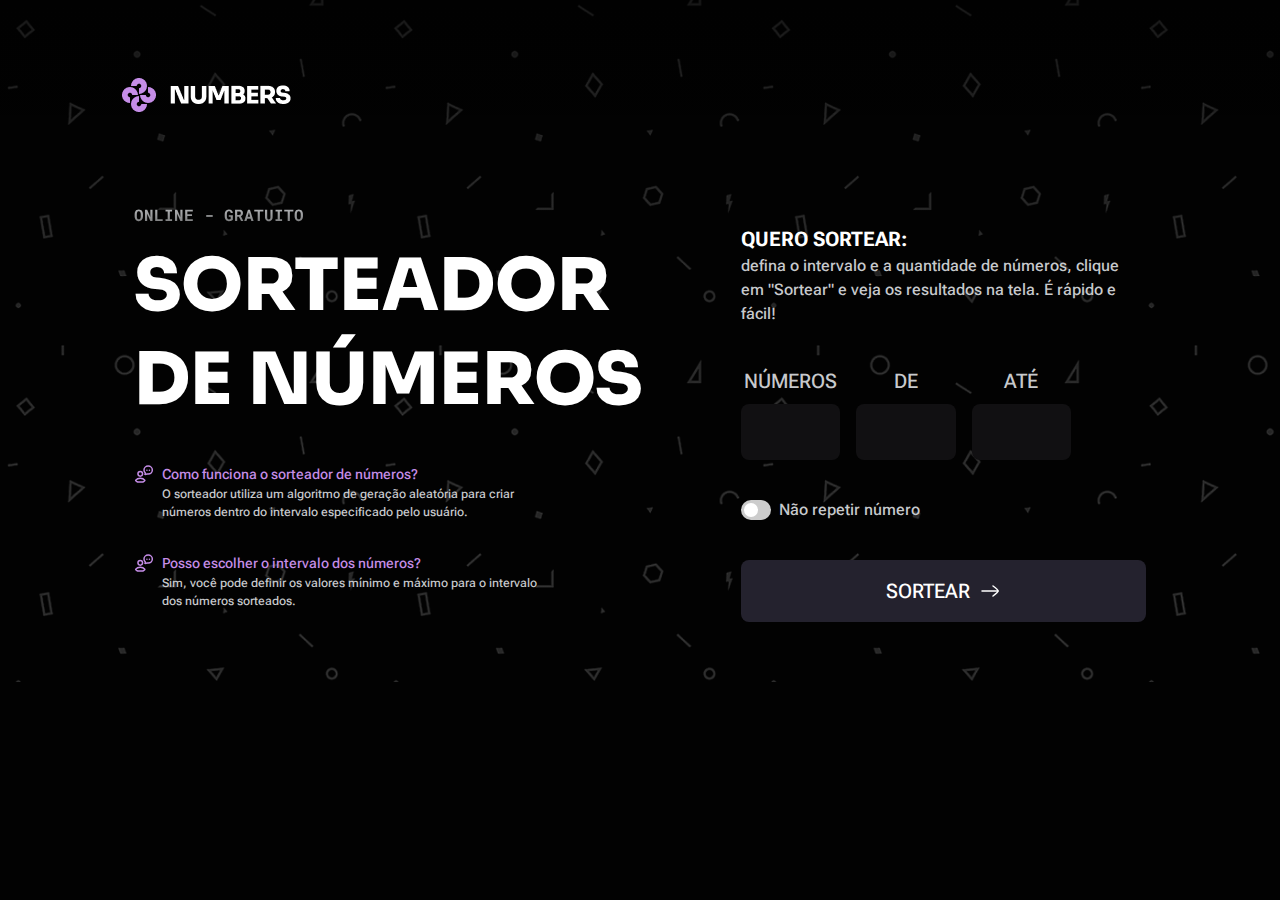
<file: index.html>
<!DOCTYPE html>
<html lang="pt-pt">
<head>
  <link rel="preconnect" href="https://fonts.googleapis.com">
  <link rel="preconnect" href="https://fonts.gstatic.com" crossorigin>
  <meta charset="UTF-8">
  <meta name="viewport" content="width=device-width, initial-scale=1.0">
  <title>Sorteador de Números</title>
  <link rel="stylesheet" href="styles/index.css">
  <link href="https://fonts.googleapis.com/css2?family=Roboto+Flex:opsz,wght@8..144,100..1000&family=Roboto+Mono:ital,wght@0,100..700;1,100..700&family=Sora:wght@100..800&display=swap" rel="stylesheet">
</head>
<body>
  <header>
    <img src="assets/logo.png" alt="Logo do sorteador">
  </header>
  <main>
    <div class="container content">
      <div class="content-info">
        <h5 class="overline gradient-content">online - gratuito</h5>
        <h1 class="display-large">SORTEADOR DE NÚMEROS</h1>
      </div>

      <div class="content-form">
        <div>
        <h3 class="label-medium">QUERO SORTEAR:</h3>
        <p class="paragraph-large">defina o intervalo e a quantidade de números, clique em "Sortear" e veja os resultados na tela. É rápido e fácil!</p>

        <form>

          <div class="input-wrapper">
            <div class="input-card">
              <label for="quantity">
                <span class="label-medium">NÚMEROS</span>
                <input type="text" id="quantity" class="number-input">
              </label>
            </div>
            <div class="input-card">
              <label for="first-number">
                <span class="label-medium">DE</span>
                <input type="text" id="first-number" class="number-input">
              </label>
            </div>
            <div class="input-card">
              <label for="last-number">
                <span class="label-medium">ATÉ</span>
                <input type="text" id="last-number" class="number-input">
              </label>
            </div>
          </div>

          <label class="switch">
            <input type="checkbox" id="no-repeat" />
            <span class="slider"></span>
            Não repetir número
          </label>

          <button type="submit" class="sorteio-btn">
            <span class="label-medium">Sortear</span>
            <img src="assets/icons/arrow.svg" alt="">
          </button>

        </form>
      </div>
      </div>


        <div class="content-response">
          <div class="hidden">

          <h3 class="label-medium">Resultado do Sorteio</h3>
          <p class="paragraph-large">Resultado:</p>
  
          <div class="response-wrapper">
            <div class="response-card">
              <div class="box"></div>
              <span class="number">0</span>
            </div>         
          </div>
  
  
          <button type="button">
            <span>Sortear Novamente</span>
            <img src="assets/icons/player.svg" alt="">
          </button>
        </div>
      </div>


      <div class="content-questions">
        <ul role="list" class="questions">
          <li class="question-card">
            <div class="left">
              <img src="assets/icons/human.svg" alt="Ícone de pessoa">
            </div>
            <div class="right">
              <p class="question paragraph-medium">Como funciona o sorteador de números?</p>
              <p class="response paragraph-small">O sorteador utiliza um algoritmo de geração aleatória para criar números dentro do intervalo especificado pelo usuário.</p>
            </div>
          </li>
          <li class="question-card">
            <div class="left">
              <img src="assets/icons/human.svg" alt="Ícone de pessoa">
            </div>
            <div class="right">
              <p class="question paragraph-medium">Posso escolher o intervalo dos números?</p>
              <p class="response paragraph-small">Sim, você pode definir os valores mínimo e máximo para o intervalo dos números sorteados.</p>
            </div>
          </li>
        </ul>
      </div>
    </div>
  </main>
  <script src="scripts.js"></script>
  
</body>
</html>
</file>
<file: styles/index.css>
@import url(global.css);
@import url(header.css);
@import url(utility.css);
@import url(content/index.css);
</file>
